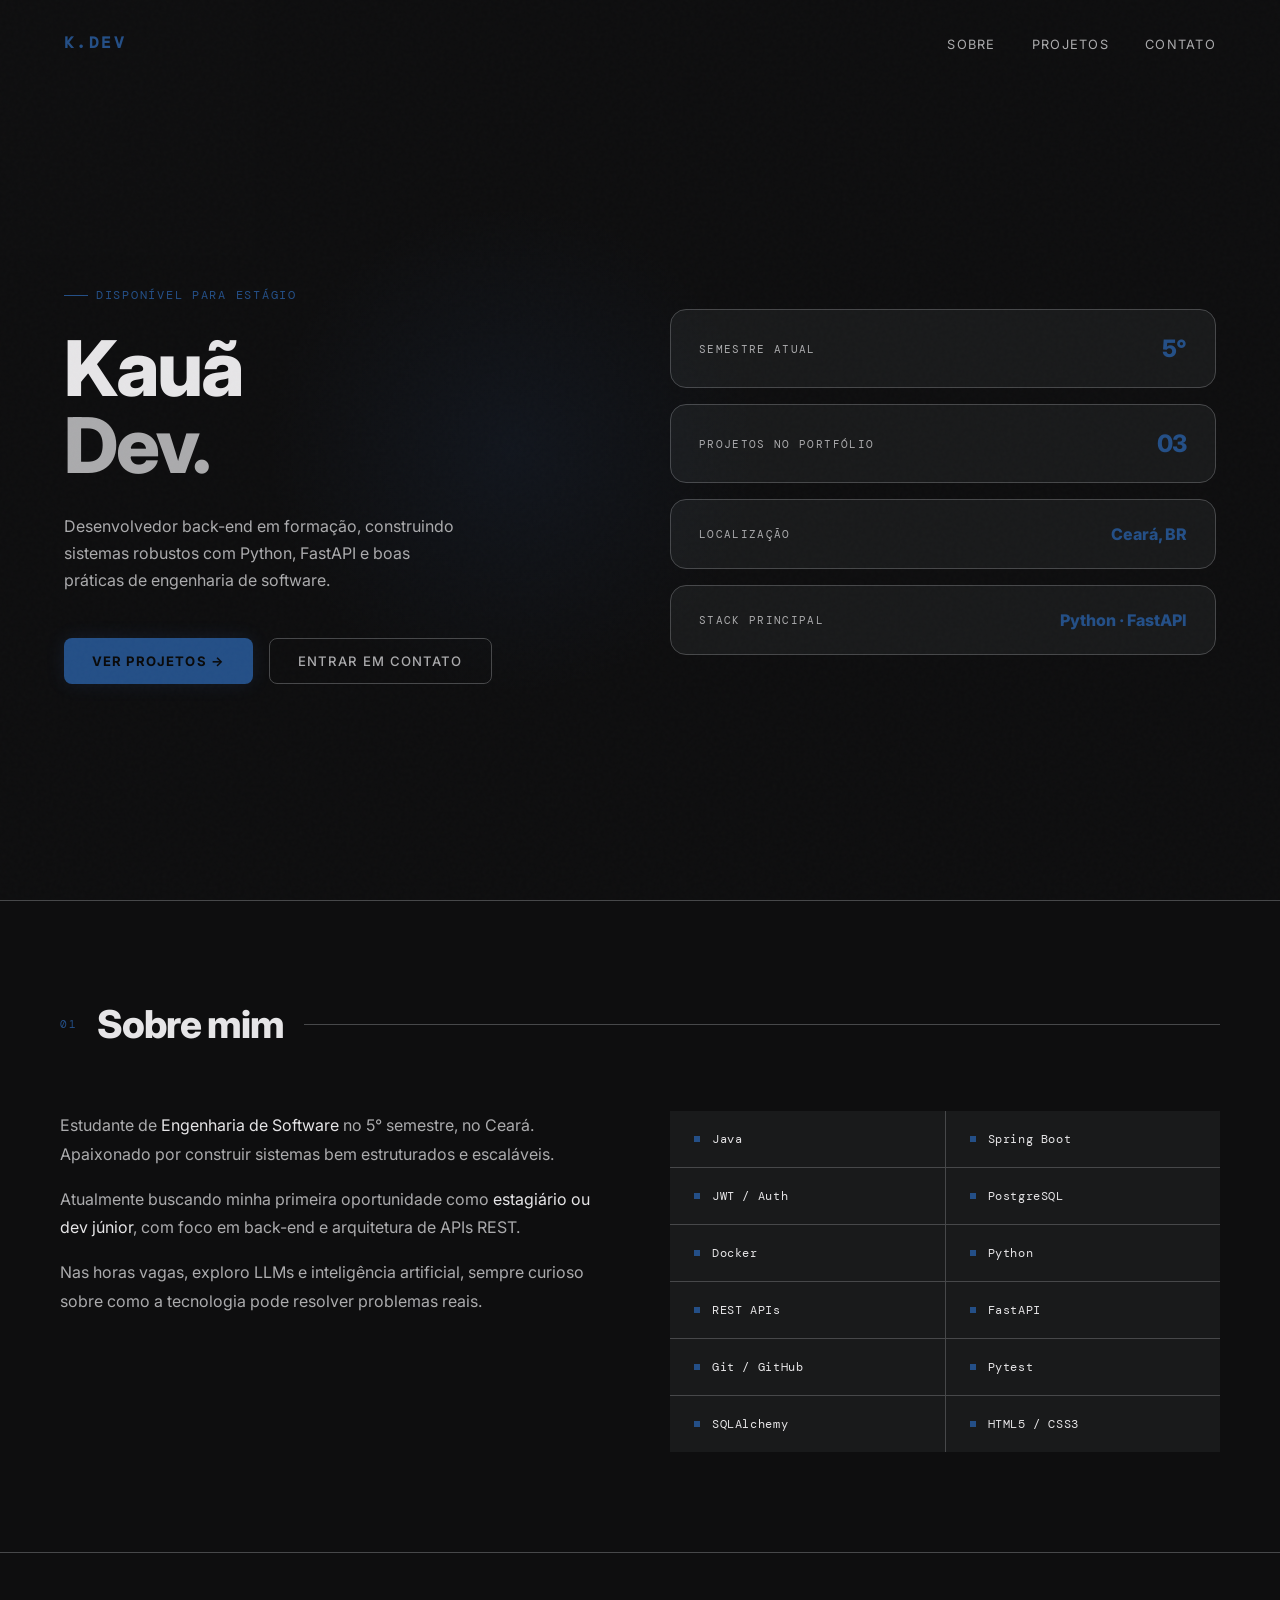
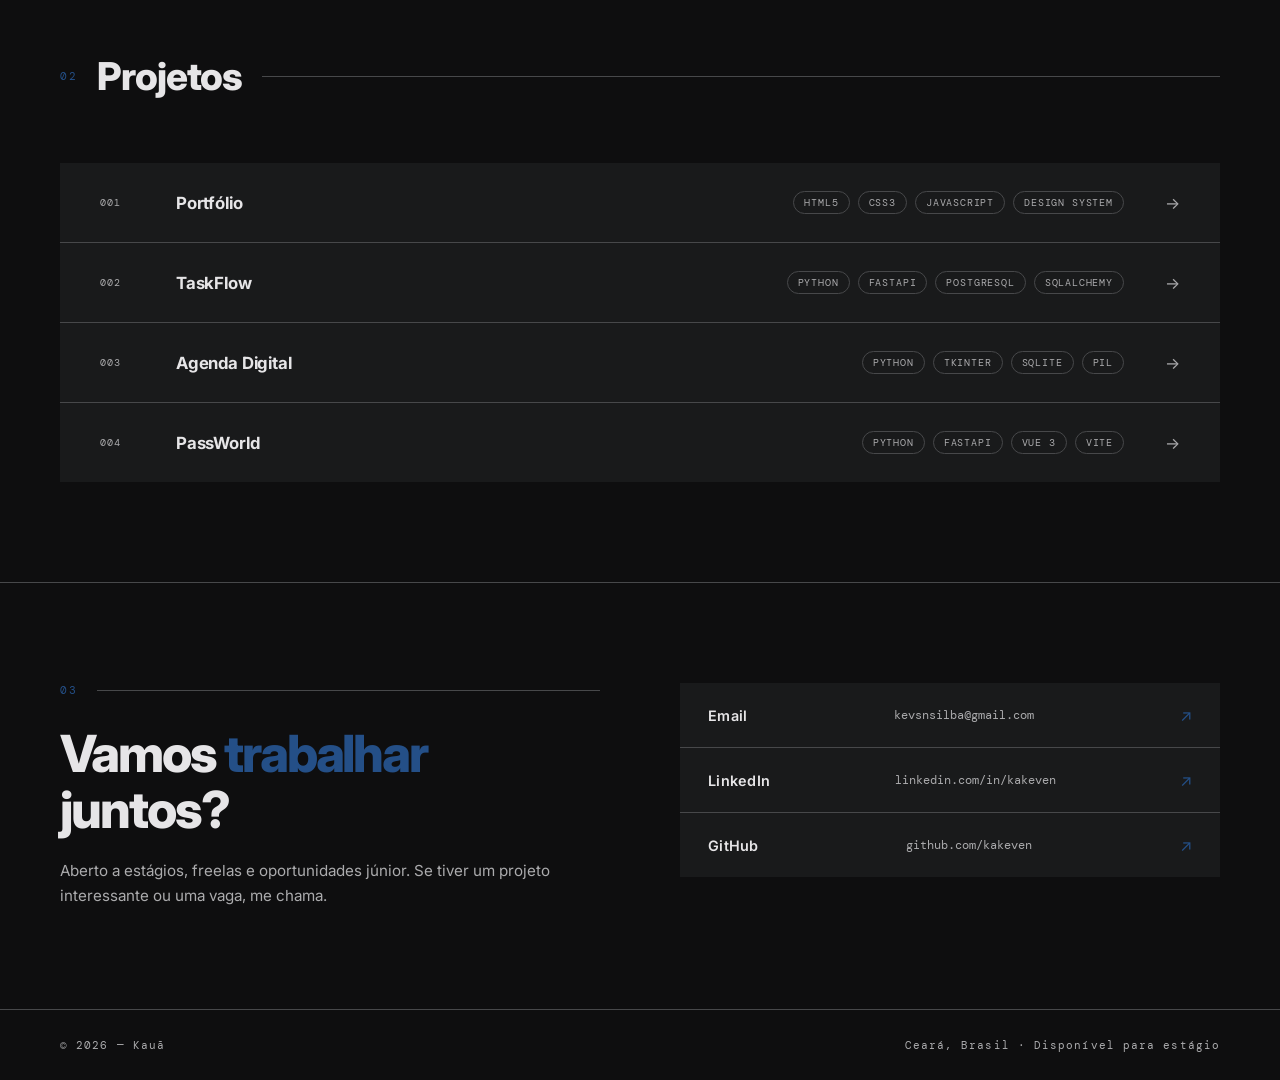
<file: index.html>
<!DOCTYPE html>
<html lang="pt-BR">
  <head>
    <meta charset="utf-8" />
    <meta name="viewport" content="width=device-width, initial-scale=1.0" />
    <title>Kauã — Dev</title>

    <link rel="preconnect" href="https://fonts.googleapis.com" />
    <link rel="preconnect" href="https://fonts.gstatic.com" crossorigin />
    <link
      href="https://fonts.googleapis.com/css2?family=Inter:wght@400;500;600&family=DM+Mono:wght@300;400&display=swap"
      rel="stylesheet"
    />

    <link rel="stylesheet" href="./styles/tokens.css" />
    <link rel="stylesheet" href="./styles/base.css" />
    <link rel="stylesheet" href="./styles/layout.css" />
    <link rel="stylesheet" href="./styles/components.css" />
  </head>
  <body>
    <!-- NAV -->
    <nav id="nav">
      <span class="nav-logo" id="nav-logo">K.DEV</span>
      <ul class="nav-links" id="nav-links">
        <li><a href="#about">Sobre</a></li>
        <li><a href="#projects">Projetos</a></li>
        <li><a href="#contact">Contato</a></li>
      </ul>
    </nav>

    <!-- HERO -->
    <section class="hero">
      <div class="hero-glow"></div>
      <div class="hero-left">
        <div class="hero-tag" id="hero-tag">Disponível para estágio</div>
        <h1 id="hero-headline">
          Kauã<br />
          <span class="line2">Dev.</span>
        </h1>
        <p class="hero-desc" id="hero-desc">
          Desenvolvedor back-end em formação, construindo sistemas robustos com
          Java, Spring Boot e boas práticas de engenharia de software.
        </p>
        <div class="hero-actions" id="hero-actions">
          <a class="btn-primary" href="#projects">Ver projetos →</a>
          <a class="btn-ghost" href="#contact">Entrar em contato</a>
        </div>
      </div>
      <div class="hero-right" id="hero-stats">
        <div class="stat-card">
          <span class="stat-label">Semestre atual</span>
          <span class="stat-value">5°</span>
        </div>
        <div class="stat-card">
          <span class="stat-label">Projetos no portfólio</span>
          <span class="stat-value">03</span>
        </div>
        <div class="stat-card">
          <span class="stat-label">Localização</span>
          <span class="stat-value" style="font-size: 1rem; letter-spacing: 0"
            >Ceará, BR</span
          >
        </div>
        <div class="stat-card">
          <span class="stat-label">Stack principal</span>
          <span class="stat-value" style="font-size: 1rem; letter-spacing: 0"
            >Java · Spring</span
          >
        </div>
      </div>
    </section>

    <!-- ABOUT -->
    <section id="about">
      <div class="section-header reveal">
        <span class="section-num" id="about-num">01</span>
        <h2 class="section-title" id="about-title">Sobre mim</h2>
        <div class="section-line"></div>
      </div>
      <div class="about-grid">
        <div class="about-text reveal" id="about-text">
          <p>
            Estudante de <span>Engenharia de Software</span> no 5° semestre,
            baseado no Ceará. Apaixonado por construir sistemas bem estruturados
            e escaláveis.
          </p>
        </div>
        <div class="skills-grid reveal" id="skills-grid"></div>
      </div>
    </section>

    <!-- PROJECTS -->
    <section id="projects">
      <div class="section-header reveal">
        <span class="section-num" id="projects-num">02</span>
        <h2 class="section-title" id="projects-title">Projetos</h2>
        <div class="section-line"></div>
      </div>
      <div class="projects-list reveal" id="projects-list"></div>
    </section>

    <!-- CONTACT -->
    <section id="contact">
      <div class="contact-inner">
        <div class="contact-cta reveal">
          <div class="section-header" style="margin-bottom: 28px">
            <span class="section-num" id="contact-num">03</span>
            <div class="section-line"></div>
          </div>
          <h2 id="contact-title">Vamos <em>trabalhar</em> juntos?</h2>
          <p id="contact-desc">
            Aberto a estágios, freelas e oportunidades júnior. Se tiver um
            projeto interessante ou uma vaga, me chama.
          </p>
        </div>
        <div class="contact-links reveal" id="contact-links"></div>
      </div>
    </section>

    <!-- FOOTER -->
    <footer>
      <p id="footer-left">© 2025 — Kauã</p>
      <p id="footer-right">Ceará, Brasil · Disponível para estágio</p>
    </footer>

    <!-- MODAL -->
    <div class="modal-overlay" id="modal-overlay">
      <div class="modal" id="modal">
        <div class="modal-header">
          <div class="modal-header-left">
            <div class="modal-num" id="modal-num"></div>
            <div class="modal-title" id="modal-title"></div>
          </div>
          <button class="modal-close" id="modal-close">ESC ✕</button>
        </div>
        <div class="modal-body">
          <p class="modal-desc" id="modal-desc"></p>
          <div class="modal-section-label">Tecnologias</div>
          <div class="modal-tags" id="modal-tags"></div>
          <div class="modal-section-label">Destaques</div>
          <div class="modal-features" id="modal-features"></div>
          <div class="modal-actions" id="modal-actions"></div>
        </div>
      </div>
    </div>

    <script src="./scripts/main.js"></script>
  </body>
</html>
</file>
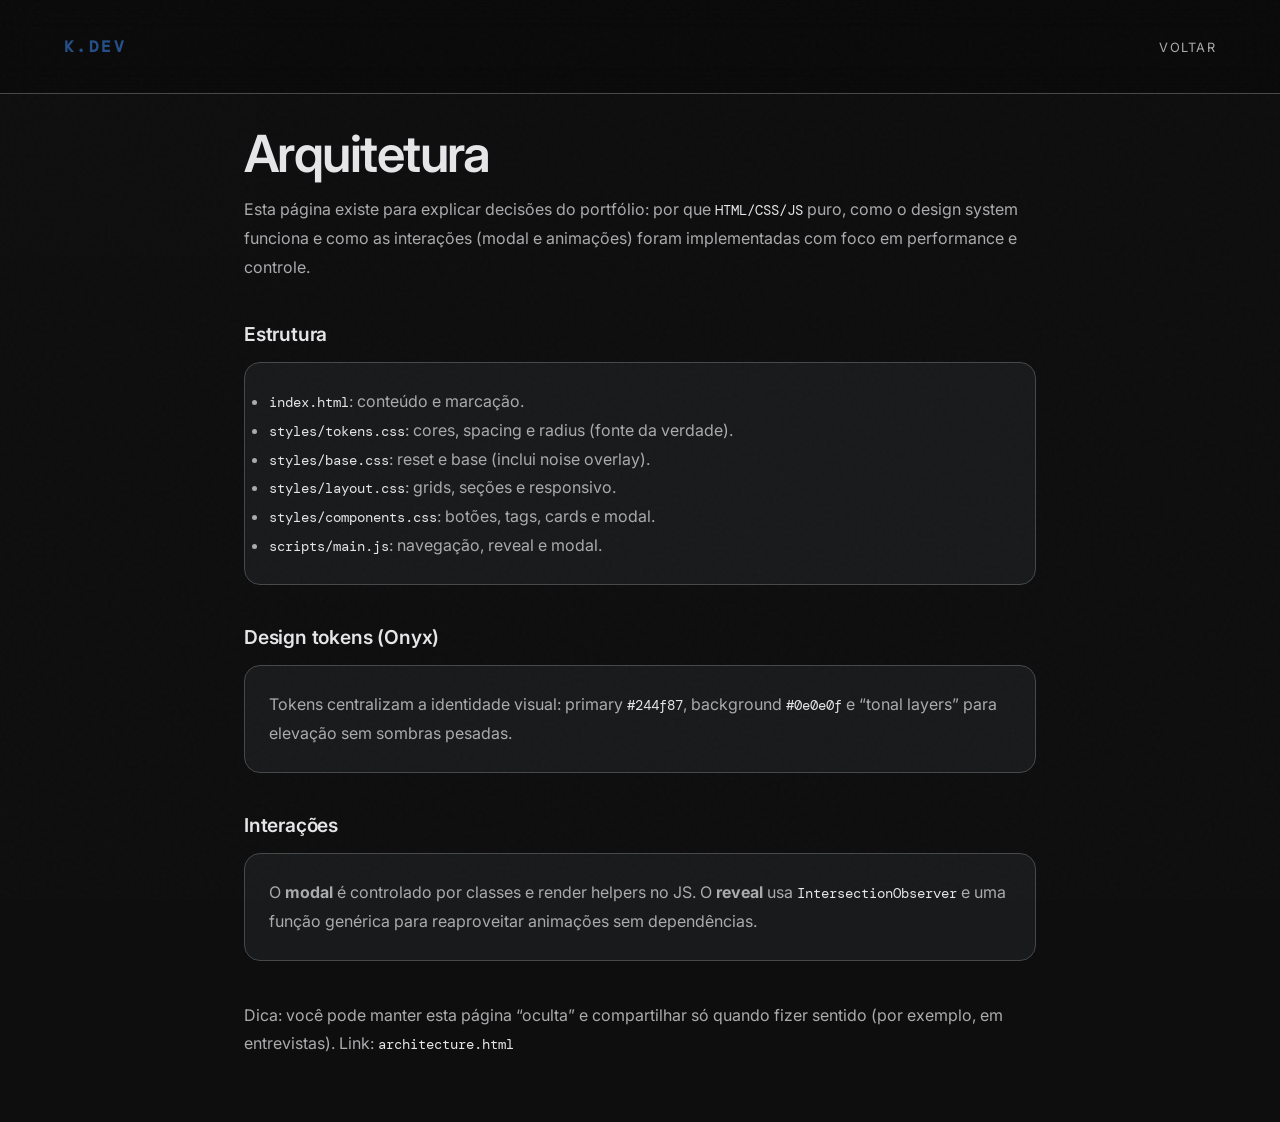
<file: architecture.html>
<!DOCTYPE html>
<html lang="pt-BR">
  <head>
    <meta charset="utf-8" />
    <meta name="viewport" content="width=device-width, initial-scale=1.0" />
    <title>Arquitetura — Portfólio Onyx</title>
    <link rel="preconnect" href="https://fonts.googleapis.com" />
    <link rel="preconnect" href="https://fonts.gstatic.com" crossorigin />
    <link
      href="https://fonts.googleapis.com/css2?family=Inter:wght@400;500;600&family=DM+Mono:wght@300;400&display=swap"
      rel="stylesheet"
    />
    <link rel="stylesheet" href="./styles/tokens.css" />
    <link rel="stylesheet" href="./styles/base.css" />
    <link rel="stylesheet" href="./styles/layout.css" />
    <link rel="stylesheet" href="./styles/components.css" />
    <style>
      main {
        padding: 128px 64px 64px;
        max-width: 920px;
        margin: 0 auto;
      }
      h1 {
        font-size: clamp(2.2rem, 4vw, 3.2rem);
        font-weight: 600;
        letter-spacing: -0.03em;
        margin-bottom: 16px;
        opacity: 1;
        animation: none;
      }
      h2 {
        font-size: 1.2rem;
        font-weight: 600;
        letter-spacing: -0.01em;
        margin-top: 40px;
        margin-bottom: 12px;
      }
      p,
      li {
        color: var(--muted);
        line-height: 1.8;
        font-size: 1rem;
      }
      code {
        font-family: var(--font-mono);
        font-size: 0.9em;
        color: var(--text);
      }
      .card {
        background: var(--surface-2);
        border: 1px solid var(--border);
        border-radius: var(--radius-lg);
        padding: 24px;
        margin-top: 16px;
      }
      a {
        color: var(--accent);
        text-decoration: none;
      }
      a:hover {
        text-decoration: underline;
      }
      @media (max-width: 900px) {
        main {
          padding: 104px 32px 64px;
        }
      }
    </style>
  </head>
  <body>
    <nav id="nav" class="scrolled">
      <span class="nav-logo">K.DEV</span>
      <ul class="nav-links">
        <li><a href="./index.html">Voltar</a></li>
      </ul>
    </nav>

    <main>
      <h1>Arquitetura</h1>
      <p>
        Esta página existe para explicar decisões do portfólio: por que
        <code>HTML/CSS/JS</code> puro, como o design system funciona e como as
        interações (modal e animações) foram implementadas com foco em
        performance e controle.
      </p>

      <h2>Estrutura</h2>
      <div class="card">
        <ul>
          <li><code>index.html</code>: conteúdo e marcação.</li>
          <li><code>styles/tokens.css</code>: cores, spacing e radius (fonte da verdade).</li>
          <li><code>styles/base.css</code>: reset e base (inclui noise overlay).</li>
          <li><code>styles/layout.css</code>: grids, seções e responsivo.</li>
          <li><code>styles/components.css</code>: botões, tags, cards e modal.</li>
          <li><code>scripts/main.js</code>: navegação, reveal e modal.</li>
        </ul>
      </div>

      <h2>Design tokens (Onyx)</h2>
      <div class="card">
        <p>
          Tokens centralizam a identidade visual: primary <code>#244f87</code>,
          background <code>#0e0e0f</code> e “tonal layers” para elevação sem
          sombras pesadas.
        </p>
      </div>

      <h2>Interações</h2>
      <div class="card">
        <p>
          O <strong>modal</strong> é controlado por classes e render helpers no
          JS. O <strong>reveal</strong> usa <code>IntersectionObserver</code> e
          uma função genérica para reaproveitar animações sem dependências.
        </p>
      </div>

      <p style="margin-top: 40px">
        Dica: você pode manter esta página “oculta” e compartilhar só quando
        fizer sentido (por exemplo, em entrevistas). Link:
        <a href="./architecture.html"><code>architecture.html</code></a>
      </p>
    </main>
  </body>
</html>
</file>
<file: styles/tokens.css>
:root {
  --color-bg: #0e0e0f;
  --color-text: #e6e5e7;
  --color-muted: #ababad;
  --color-border: #47484a;

  --color-primary: #244f87;
  --color-on-primary: #e6e5e7;
  --color-primary-dim: rgba(36, 79, 135, 0.12);

  /* Tonal layers (elevation by contrast, not shadows) */
  --surface-0: var(--color-bg);
  --surface-1: #131314;
  --surface-2: #191a1b;
  --surface-3: #1f2021;

  /* Typography */
  --font-sans: Inter, system-ui, -apple-system, Segoe UI, Roboto, Arial, sans-serif;
  --font-mono: "DM Mono", ui-monospace, SFMono-Regular, Menlo, Monaco, Consolas, "Liberation Mono", monospace;

  /* Spacing (8px rhythm) */
  --space-0: 0px;
  --space-1: 8px;
  --space-2: 16px;
  --space-3: 24px;
  --space-4: 32px;
  --space-5: 40px;
  --space-6: 48px;
  --space-8: 64px;

  /* Radius */
  --radius-sm: 8px;
  --radius-lg: 16px;
  --radius-pill: 9999px;

  /* Back-compat aliases (to be removed once fully migrated) */
  --bg: var(--surface-0);
  --surface: var(--surface-2);
  --border: var(--color-border);
  --text: var(--color-text);
  --muted: var(--color-muted);
  --accent: var(--color-primary);
  --accent-dim: var(--color-primary-dim);
}
</file>
<file: styles/base.css>
*, *::before, *::after { box-sizing: border-box; margin: 0; padding: 0; }

html { scroll-behavior: smooth; }

body {
  background: var(--bg);
  color: var(--text);
  font-family: var(--font-sans);
  min-height: 100vh;
  overflow-x: hidden;
}

/* ── NOISE OVERLAY ── */
body::before {
  content: '';
  position: fixed;
  inset: 0;
  background-image: url("data:image/svg+xml,%3Csvg viewBox='0 0 256 256' xmlns='http://www.w3.org/2000/svg'%3E%3Cfilter id='noise'%3E%3CfeTurbulence type='fractalNoise' baseFrequency='0.9' numOctaves='4' stitchTiles='stitch'/%3E%3C/filter%3E%3Crect width='100%25' height='100%25' filter='url(%23noise)' opacity='0.04'/%3E%3C/svg%3E");
  pointer-events: none;
  z-index: 999;
  opacity: 0.5;
  will-change: opacity;
}
</file>
<file: styles/layout.css>
/* ── NAV ── */
nav {
  position: fixed;
  top: 0; left: 0; right: 0;
  z-index: 100;
  padding: 32px 64px;
  display: flex;
  justify-content: space-between;
  align-items: center;
  border-bottom: 1px solid transparent;
  transition: border-color 0.3s, background 0.3s;
}

nav.scrolled {
  border-color: var(--border);
  background: rgba(10, 10, 10, 0.85);
  backdrop-filter: blur(16px);
}

.nav-logo {
  font-size: 1rem;
  font-weight: 700;
  letter-spacing: 0.15em;
  color: var(--accent);
  text-transform: uppercase;
  font-family: var(--font-mono);
}

.nav-links { display: flex; gap: 36px; list-style: none; }
.nav-links a {
  text-decoration: none;
  color: var(--muted);
  font-size: 0.8rem;
  letter-spacing: 0.1em;
  text-transform: uppercase;
  transition: color 0.2s;
}
.nav-links a:hover { color: var(--text); }

/* ── HERO ── */
.hero {
  min-height: 100vh;
  display: grid;
  grid-template-columns: 1fr 1fr;
  align-items: center;
  padding: 128px 64px 64px;
  gap: 60px;
  position: relative;
}
.hero-glow {
  position: absolute;
  width: 500px; height: 500px;
  background: radial-gradient(circle, rgba(77, 144, 254, 0.06) 0%, transparent 70%);
  top: 50%; left: 40%;
  transform: translate(-50%, -50%);
  pointer-events: none;
}
.hero-left { position: relative; }
.hero-tag {
  display: inline-flex;
  align-items: center;
  gap: 8px;
  font-family: var(--font-mono);
  font-size: 0.72rem;
  color: var(--accent);
  letter-spacing: 0.15em;
  text-transform: uppercase;
  margin-bottom: 28px;
  opacity: 0;
  animation: fadeUp 0.7s 0.1s forwards;
}
.hero-tag::before {
  content: '';
  display: block;
  width: 24px; height: 1px;
  background: var(--accent);
}
h1 {
  font-size: clamp(3rem, 6vw, 5.5rem);
  font-weight: 800;
  line-height: 1.0;
  letter-spacing: -0.03em;
  opacity: 0;
  animation: fadeUp 0.7s 0.25s forwards;
}
h1 .line2 { color: var(--muted); }
.hero-desc {
  margin-top: 28px;
  font-size: 1rem;
  color: var(--muted);
  line-height: 1.7;
  max-width: 400px;
  font-weight: 400;
  opacity: 0;
  animation: fadeUp 0.7s 0.4s forwards;
}
.hero-actions {
  margin-top: 44px;
  display: flex;
  gap: 16px;
  flex-wrap: wrap;
  opacity: 0;
  animation: fadeUp 0.7s 0.55s forwards;
}
.hero-right {
  display: flex;
  flex-direction: column;
  gap: 16px;
  opacity: 0;
  animation: fadeIn 0.9s 0.6s forwards;
}

/* ── SECTION BASE ── */
section { padding: 100px 60px; }
.section-header {
  display: flex;
  align-items: center;
  gap: 20px;
  margin-bottom: 64px;
}
.section-num {
  font-family: var(--font-mono);
  font-size: 0.68rem;
  color: var(--accent);
  letter-spacing: 0.15em;
}
.section-title {
  font-size: clamp(1.8rem, 3vw, 2.8rem);
  font-weight: 800;
  letter-spacing: -0.03em;
}
.section-line {
  flex: 1;
  height: 1px;
  background: var(--border);
}

/* ── ABOUT ── */
#about { border-top: 1px solid var(--border); }
.about-grid {
  display: grid;
  grid-template-columns: 1fr 1fr;
  gap: 60px;
  align-items: start;
}
.about-text p {
  color: var(--muted);
  line-height: 1.8;
  font-size: 1rem;
  margin-bottom: 16px;
  font-weight: 400;
}
.about-text p span { color: var(--text); }

/* ── PROJECTS ── */
#projects { border-top: 1px solid var(--border); }
.projects-list {
  display: flex;
  flex-direction: column;
  gap: 1px;
  background: var(--border);
}
.project-row {
  background: var(--surface);
  padding: 28px 40px;
  display: grid;
  grid-template-columns: 52px 1fr auto 32px;
  gap: 24px;
  align-items: center;
  cursor: pointer;
  transition: background 0.2s;
  user-select: none;
}
.project-row:hover { background: var(--accent-dim); }
.project-row:hover .project-row-name { color: var(--accent); }
.project-row:hover .project-row-arrow { color: var(--accent); }
.project-row:hover .tag { border-color: rgba(77, 144, 254, 0.3); color: var(--accent); }
.project-row-num {
  font-family: var(--font-mono);
  font-size: 0.65rem;
  color: var(--muted);
  letter-spacing: 0.1em;
}
.project-row-name {
  font-size: 1.05rem;
  font-weight: 700;
  letter-spacing: -0.01em;
  transition: color 0.2s;
}
.project-row-tags {
  display: flex;
  gap: 8px;
  flex-wrap: wrap;
  justify-content: flex-end;
}
.project-row-arrow {
  font-size: 1rem;
  color: var(--muted);
  transition: color 0.2s, transform 0.2s;
  text-align: right;
}
.project-row:hover .project-row-arrow { transform: translateX(3px); }

/* ── CONTACT ── */
#contact { border-top: 1px solid var(--border); }
.contact-inner {
  display: grid;
  grid-template-columns: 1fr 1fr;
  gap: 80px;
  align-items: start;
}
.contact-cta h2 {
  font-size: clamp(2rem, 4vw, 3.5rem);
  font-weight: 800;
  letter-spacing: -0.04em;
  line-height: 1.1;
  margin-bottom: 20px;
}
.contact-cta h2 em { color: var(--accent); font-style: normal; }
.contact-cta p { color: var(--muted); line-height: 1.7; font-size: 0.95rem; }

/* ── FOOTER ── */
footer {
  border-top: 1px solid var(--border);
  padding: 28px 60px;
  display: flex;
  justify-content: space-between;
  align-items: center;
}
footer p {
  font-family: var(--font-mono);
  font-size: 0.68rem;
  color: var(--muted);
  letter-spacing: 0.1em;
}

/* ── ANIMATIONS ── */
@keyframes fadeUp {
  from { opacity: 0; transform: translateY(20px); }
  to   { opacity: 1; transform: translateY(0); }
}
@keyframes fadeIn {
  from { opacity: 0; }
  to   { opacity: 1; }
}

/* ── SCROLL REVEAL ── */
.reveal { opacity: 0; transform: translateY(24px); transition: opacity 0.6s ease, transform 0.6s ease; }
.reveal.visible { opacity: 1; transform: none; }

/* ── RESPONSIVE ── */
@media (max-width: 900px) {
  nav { padding: 24px 32px; }
  .nav-links { display: none; }
  .hero { grid-template-columns: 1fr; padding: 104px 32px 64px; }
  .hero-right { display: none; }
  section { padding: 72px 32px; }
  .about-grid, .contact-inner { grid-template-columns: 1fr; gap: 40px; }
  .project-row { grid-template-columns: 40px 1fr 24px; gap: 14px; padding: 22px 24px; }
  .project-row-tags { display: none; }
  .modal-header { padding: 28px 24px 20px; }
  .modal-body { padding: 24px 24px 32px; }
  .modal-title { font-size: 1.5rem; }
  footer { flex-direction: column; gap: 10px; text-align: center; padding: 24px 32px; }
}
</file>
<file: styles/components.css>
/* Buttons */
.btn-primary {
  display: inline-flex;
  align-items: center;
  gap: 10px;
  background: var(--accent);
  color: #0a0a0a;
  font-family: var(--font-sans);
  font-size: 0.82rem;
  font-weight: 700;
  letter-spacing: 0.08em;
  text-transform: uppercase;
  text-decoration: none;
  padding: 14px 28px;
  border-radius: var(--radius-sm);
  transition: opacity 0.2s, transform 0.2s;
}
.btn-primary {
  background: var(--accent);
  color: #0a0a0a;
  box-shadow: 0 0 20px rgba(77, 144, 254, 0.1);
}
.btn-primary:hover { opacity: 0.85; transform: translateY(-2px); }

.btn-ghost {
  display: inline-flex;
  align-items: center;
  gap: 10px;
  border: 1px solid var(--border);
  color: var(--muted);
  font-family: var(--font-sans);
  font-size: 0.82rem;
  font-weight: 500;
  letter-spacing: 0.08em;
  text-transform: uppercase;
  text-decoration: none;
  padding: 14px 28px;
  border-radius: var(--radius-sm);
  transition: border-color 0.2s, color 0.2s, transform 0.2s;
}
.btn-ghost:hover { border-color: var(--text); color: var(--text); transform: translateY(-2px); }

/* Hero stats card */
.stat-card {
  border: 1px solid var(--border);
  padding: 24px 28px;
  background: var(--surface);
  display: flex;
  justify-content: space-between;
  align-items: center;
  transition: border-color 0.2s, background 0.2s;
  cursor: default;
  border-radius: var(--radius-lg);
}
.stat-card:hover {
  border-color: rgba(77, 144, 254, 0.2);
  background: var(--accent-dim);
}
.stat-label {
  font-family: var(--font-mono);
  font-size: 0.7rem;
  color: var(--muted);
  letter-spacing: 0.12em;
  text-transform: uppercase;
}
.stat-value {
  font-size: 1.5rem;
  font-weight: 800;
  color: var(--accent);
  letter-spacing: -0.02em;
}

/* Skills */
.skills-grid {
  display: grid;
  grid-template-columns: 1fr 1fr;
  gap: 1px;
  background: var(--border);
}
.skill-item {
  background: var(--surface);
  padding: 20px 24px;
  display: flex;
  align-items: center;
  gap: 12px;
  transition: background 0.2s;
}
.skill-item:hover { background: var(--accent-dim); }
.skill-dot {
  width: 6px; height: 6px;
  background: var(--accent);
  flex-shrink: 0;
}
.skill-name {
  font-family: var(--font-mono);
  font-size: 0.78rem;
  color: var(--text);
  letter-spacing: 0.05em;
}

/* Tags */
.tag {
  font-family: var(--font-mono);
  font-size: 0.65rem;
  color: var(--muted);
  border: 1px solid var(--border);
  padding: 4px 10px;
  border-radius: var(--radius-pill);
  letter-spacing: 0.08em;
  text-transform: uppercase;
  transition: border-color 0.2s, color 0.2s;
}

/* Contact links */
.contact-links { display: flex; flex-direction: column; gap: 1px; background: var(--border); }
.contact-link-item {
  background: var(--surface);
  padding: 22px 28px;
  display: flex;
  justify-content: space-between;
  align-items: center;
  text-decoration: none;
  color: var(--text);
  transition: background 0.2s;
}
.contact-link-item:hover { background: var(--accent-dim); }
.contact-link-label { font-size: 0.9rem; font-weight: 600; letter-spacing: 0.02em; }
.contact-link-val {
  font-family: var(--font-mono);
  font-size: 0.75rem;
  color: var(--muted);
}
.contact-link-arrow { color: var(--accent); font-size: 1rem; }

/* Modal */
.modal-overlay {
  position: fixed;
  inset: 0;
  background: rgba(0,0,0,0.65);
  backdrop-filter: blur(6px);
  z-index: 500;
  display: flex;
  align-items: center;
  justify-content: center;
  padding: 24px;
  opacity: 0;
  pointer-events: none;
  transition: opacity 0.25s ease;
}
.modal-overlay.open {
  opacity: 1;
  pointer-events: all;
}

.modal {
  background: var(--surface-3);
  border: 1px solid var(--border);
  width: 100%;
  max-width: 640px;
  max-height: 88vh;
  overflow-y: auto;
  position: relative;
  border-radius: var(--radius-lg);
  transform: translateY(20px) scale(0.98);
  transition: transform 0.25s ease;
}
.modal-overlay.open .modal {
  transform: translateY(0) scale(1);
}

.modal-header {
  padding: 36px 40px 28px;
  border-bottom: 1px solid var(--border);
  display: flex;
  justify-content: space-between;
  align-items: flex-start;
  gap: 20px;
}
.modal-num {
  font-family: var(--font-mono);
  font-size: 0.65rem;
  color: var(--accent);
  letter-spacing: 0.15em;
  margin-bottom: 10px;
}
.modal-title {
  font-size: 1.8rem;
  font-weight: 800;
  letter-spacing: -0.03em;
  line-height: 1.1;
}
.modal-close {
  background: none;
  border: 1px solid var(--border);
  color: var(--muted);
  font-family: var(--font-mono);
  font-size: 0.75rem;
  padding: 8px 14px;
  cursor: pointer;
  letter-spacing: 0.05em;
  transition: border-color 0.2s, color 0.2s;
  flex-shrink: 0;
}
.modal-close:hover { border-color: var(--text); color: var(--text); }

.modal-body { padding: 32px 40px 40px; }
.modal-desc {
  font-size: 0.95rem;
  color: var(--muted);
  line-height: 1.75;
  margin-bottom: 32px;
}
.modal-section-label {
  font-family: var(--font-mono);
  font-size: 0.65rem;
  color: var(--accent);
  letter-spacing: 0.15em;
  text-transform: uppercase;
  margin-bottom: 14px;
}
.modal-tags {
  display: flex;
  flex-wrap: wrap;
  gap: 8px;
  margin-bottom: 32px;
}
.modal-tag {
  font-family: var(--font-mono);
  font-size: 0.7rem;
  color: var(--text);
  border: 1px solid rgba(36, 79, 135, 0.25);
  padding: 6px 14px;
  letter-spacing: 0.08em;
  text-transform: uppercase;
  background: var(--accent-dim);
  border-radius: var(--radius-pill);
}
.modal-features {
  display: flex;
  flex-direction: column;
  gap: 1px;
  background: var(--border);
  margin-bottom: 32px;
}
.modal-feature {
  background: var(--surface-0);
  padding: 14px 18px;
  display: flex;
  align-items: flex-start;
  gap: 12px;
  font-size: 0.85rem;
  color: var(--muted);
  line-height: 1.5;
}
.modal-feature::before {
  content: '→';
  color: var(--accent);
  font-family: var(--font-mono);
  font-size: 0.75rem;
  flex-shrink: 0;
  margin-top: 1px;
}
.modal-actions {
  display: flex;
  gap: 12px;
}
.modal-btn {
  display: inline-flex;
  align-items: center;
  gap: 8px;
  font-family: var(--font-sans);
  font-size: 0.78rem;
  font-weight: 700;
  letter-spacing: 0.08em;
  text-transform: uppercase;
  text-decoration: none;
  padding: 12px 22px;
  border-radius: var(--radius-sm);
  transition: opacity 0.2s, transform 0.2s;
  cursor: pointer;
  border: none;
}
.modal-btn-primary { background: var(--accent); color: #0a0a0a; }
.modal-btn-primary:hover { opacity: 0.85; transform: translateY(-1px); }
.modal-btn-ghost { border: 1px solid var(--border); color: var(--muted); background: none; }
.modal-btn-ghost:hover { border-color: var(--text); color: var(--text); transform: translateY(-1px); }
</file>
